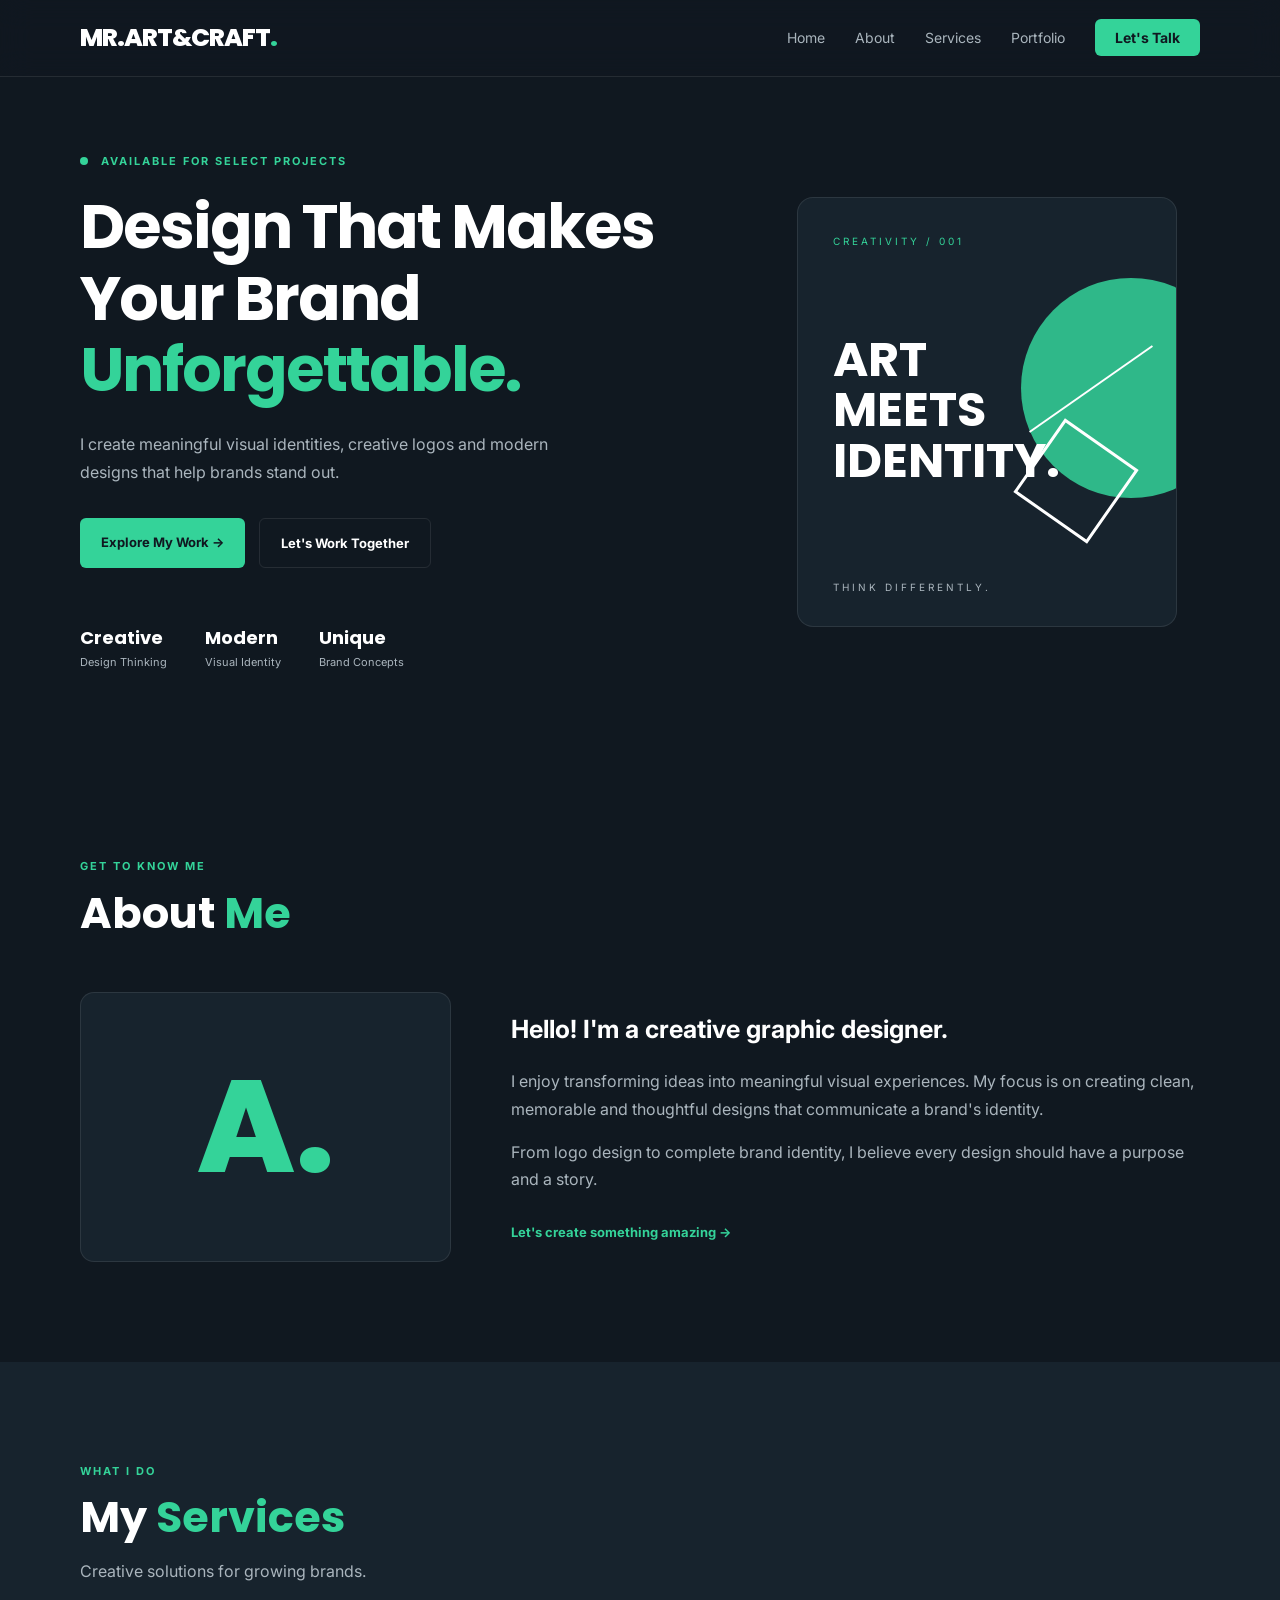
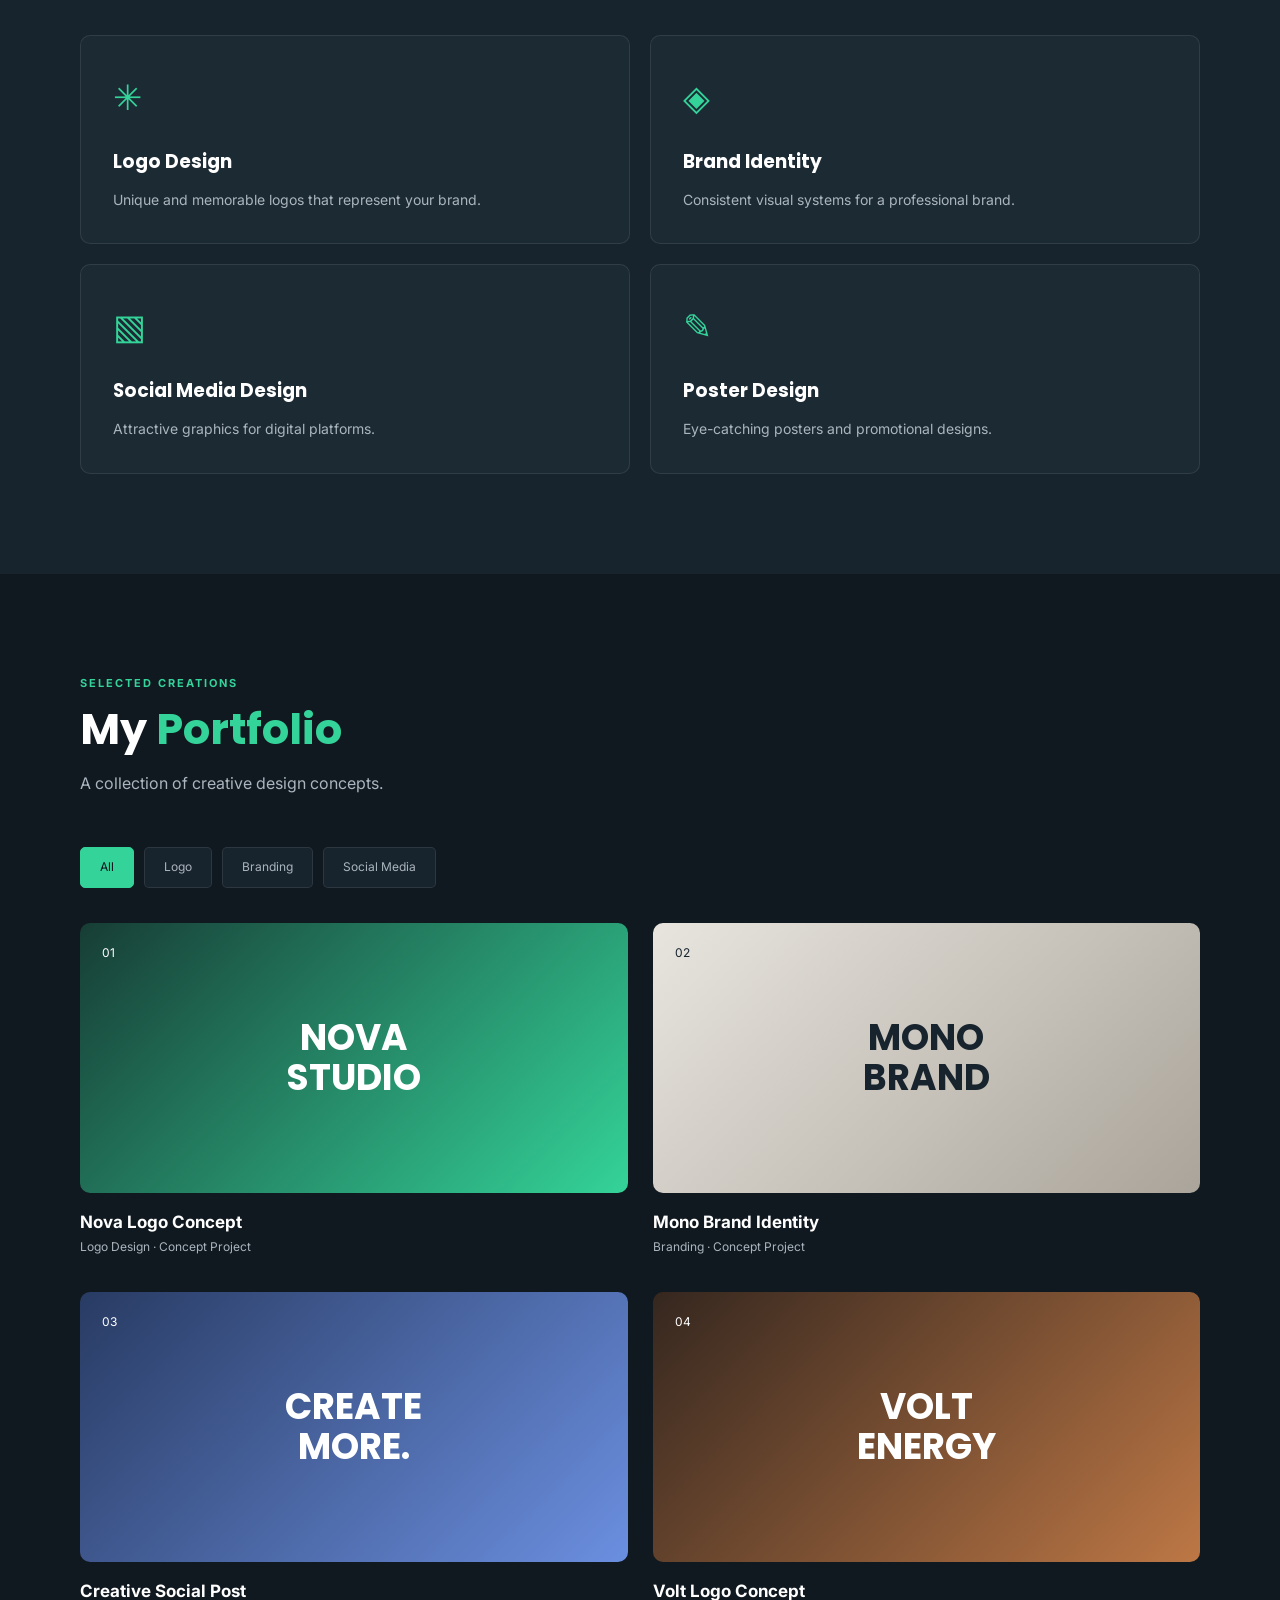
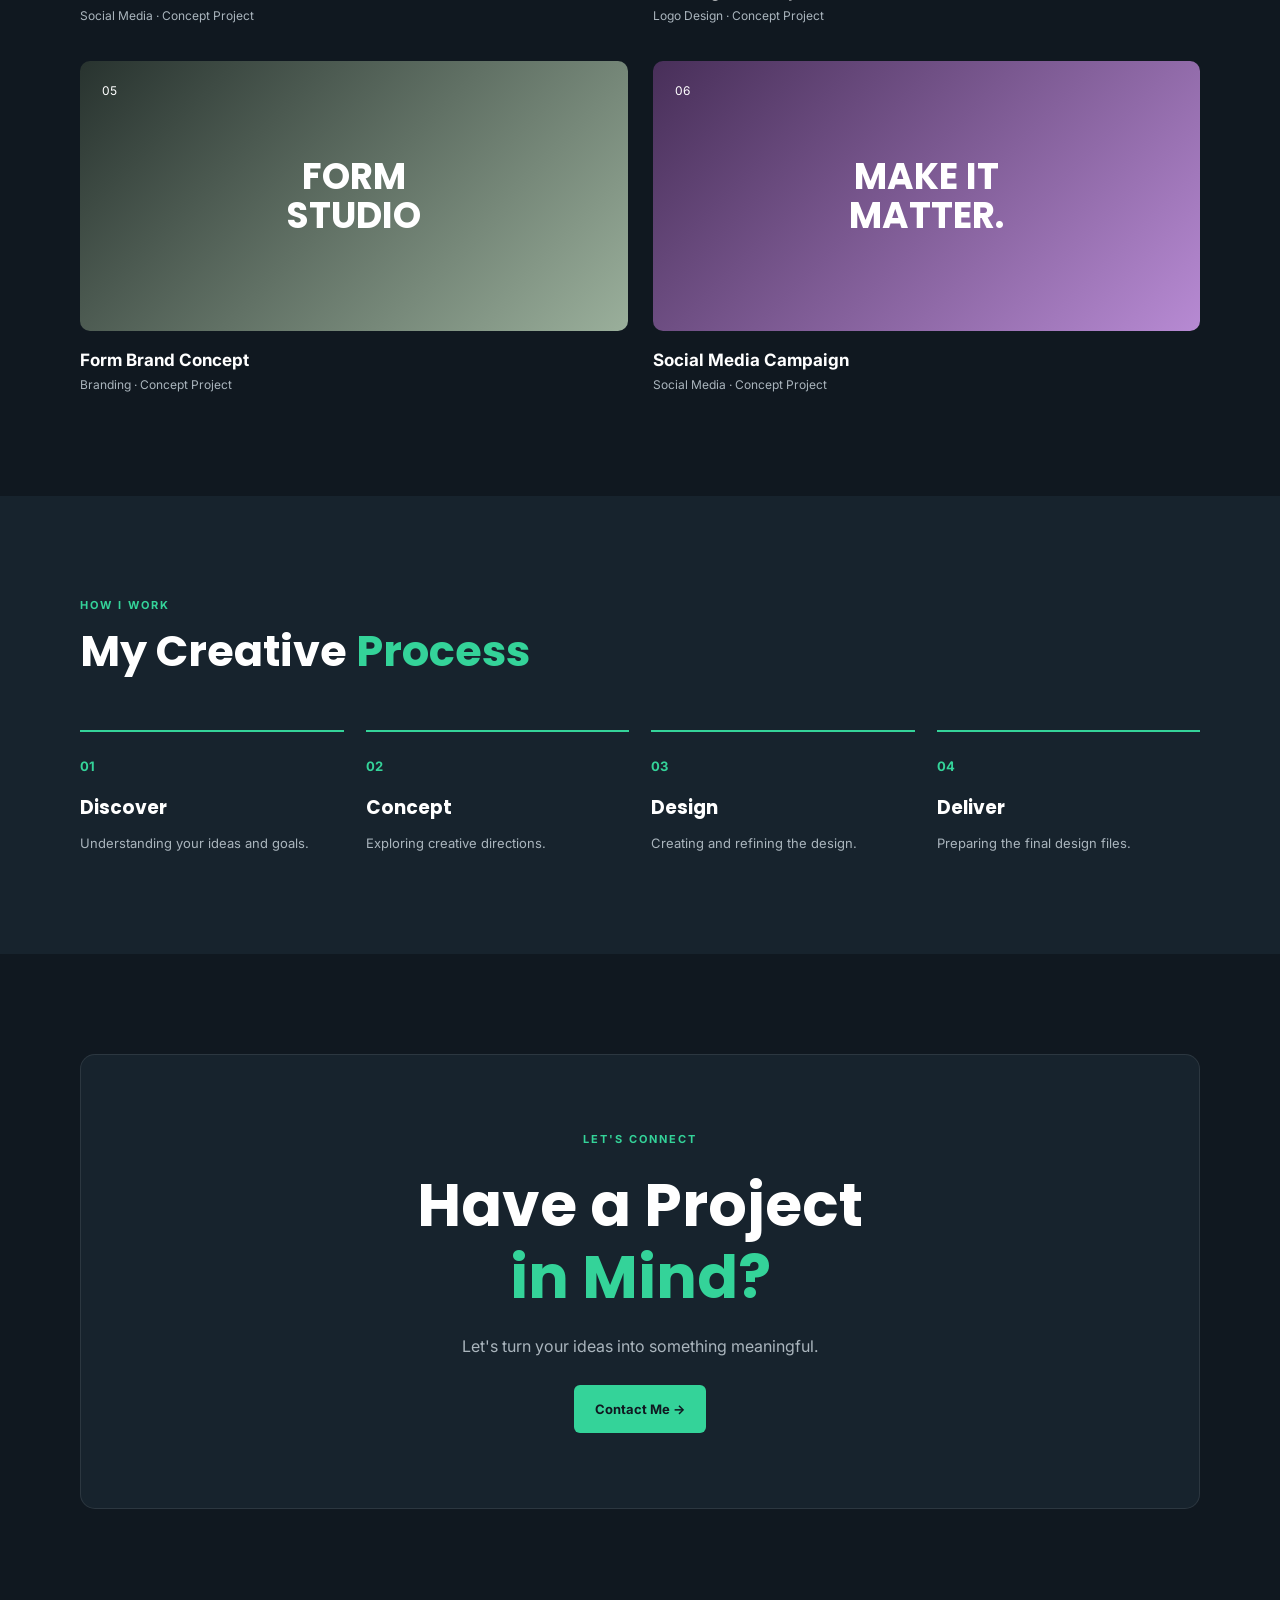
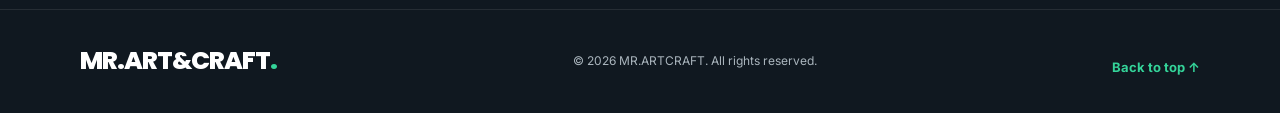
<file: index.html>
<!DOCTYPE html>
<html lang="en">
<head>
  <meta name="google-site-verification" content="sQo1cc33WCFmJbGHyKAfgY3czsTBf1s-UZ7xFOIwGLE" />
  <meta charset="UTF-8">
  <meta name="viewport" content="width=device-width, initial-scale=1.0">

  <meta name="description" content="MR.ART&CRAFT - Freelance Graphic Designer specializing in logo design and brand identity.">

  <title>MR.ART&CRAFT | Creative Designer</title>

  <link rel="preconnect" href="https://fonts.googleapis.com">
  <link rel="preconnect" href="https://fonts.gstatic.com" crossorigin>
  <link href="https://fonts.googleapis.com/css2?family=Inter:wght@400;500;600;700;800&family=Poppins:wght@400;500;600;700;800&display=swap" rel="stylesheet">

  <link rel="stylesheet" href="style.css">
</head>

<body>

  <!-- NAVIGATION -->
  <header class="header">
    <nav class="navbar container">

      <a href="#home" class="logo">
        MR.ART&CRAFT<span>.</span>
      </a>

      <button class="menu-toggle" id="menuToggle"
        aria-label="Toggle navigation"
        aria-expanded="false">
        ☰
      </button>

      <ul class="nav-links" id="navLinks">
        <li><a href="#home">Home</a></li>
        <li><a href="#about">About</a></li>
        <li><a href="#services">Services</a></li>
        <li><a href="#portfolio">Portfolio</a></li>
        <li><a href="#contact" class="nav-button">Let's Talk</a></li>
      </ul>

    </nav>
  </header>


  <main>

    <!-- HERO SECTION -->
    <section class="hero container" id="home">

      <div class="hero-content">

        <p class="eyebrow">
          <span class="status-dot"></span>
          AVAILABLE FOR SELECT PROJECTS
        </p>

        <h1>
          Design That Makes Your Brand
          <span>Unforgettable.</span>
        </h1>

        <p class="hero-description">
          I create meaningful visual identities,
          creative logos and modern designs that
          help brands stand out.
        </p>

        <div class="hero-buttons">
          <a href="#portfolio" class="btn btn-primary">
            Explore My Work →
          </a>

          <a href="#contact" class="btn btn-outline">
            Let's Work Together
          </a>
        </div>

        <div class="hero-stats">
          <div>
            <h3>Creative</h3>
            <p>Design Thinking</p>
          </div>

          <div>
            <h3>Modern</h3>
            <p>Visual Identity</p>
          </div>

          <div>
            <h3>Unique</h3>
            <p>Brand Concepts</p>
          </div>
        </div>

      </div>

      <div class="hero-visual">
        <div class="visual-card">
          <div class="visual-circle"></div>
          <div class="visual-line"></div>
          <div class="visual-square"></div>

          <p>CREATIVITY / 001</p>
          <h2>ART<br>MEETS<br>IDENTITY.</h2>

          <span class="visual-bottom">
            THINK DIFFERENTLY.
          </span>
        </div>
      </div>

    </section>


    <!-- ABOUT -->
    <section class="section container" id="about">

      <div class="section-heading">
        <p class="eyebrow">GET TO KNOW ME</p>
        <h2>About <span>Me</span></h2>
      </div>

      <div class="about-content">

        <div class="about-mark">
          <span>A.</span>
        </div>

        <div class="about-text">
          <h3>
            Hello! I'm a creative graphic designer.
          </h3>

          <p>
            I enjoy transforming ideas into
            meaningful visual experiences.
            My focus is on creating clean,
            memorable and thoughtful designs
            that communicate a brand's identity.
          </p>

          <p>
            From logo design to complete brand
            identity, I believe every design
            should have a purpose and a story.
          </p>

          <a href="#contact" class="text-link">
            Let's create something amazing →
          </a>
        </div>

      </div>

    </section>


    <!-- SERVICES -->
    <section class="section section-dark" id="services">

      <div class="container">

        <div class="section-heading">
          <p class="eyebrow">WHAT I DO</p>
          <h2>My <span>Services</span></h2>
          <p class="section-subtitle">
            Creative solutions for growing brands.
          </p>
        </div>

        <div class="service-grid">

          <article class="service-card">
            <span class="service-icon">✳</span>
            <h3>Logo Design</h3>
            <p>
              Unique and memorable logos
              that represent your brand.
            </p>
          </article>

          <article class="service-card">
            <span class="service-icon">◈</span>
            <h3>Brand Identity</h3>
            <p>
              Consistent visual systems
              for a professional brand.
            </p>
          </article>

          <article class="service-card">
            <span class="service-icon">▧</span>
            <h3>Social Media Design</h3>
            <p>
              Attractive graphics for
              digital platforms.
            </p>
          </article>

          <article class="service-card">
            <span class="service-icon">✎</span>
            <h3>Poster Design</h3>
            <p>
              Eye-catching posters and
              promotional designs.
            </p>
          </article>

        </div>

      </div>

    </section>


    <!-- PORTFOLIO -->
    <section class="section container" id="portfolio">

      <div class="section-heading">
        <p class="eyebrow">SELECTED CREATIONS</p>
        <h2>My <span>Portfolio</span></h2>
        <p class="section-subtitle">
          A collection of creative design concepts.
        </p>
      </div>

      <div class="filter-buttons">
        <button class="filter-btn active" data-filter="all">All</button>
        <button class="filter-btn" data-filter="logo">Logo</button>
        <button class="filter-btn" data-filter="brand">Branding</button>
        <button class="filter-btn" data-filter="social">Social Media</button>
      </div>

      <div class="portfolio-grid">

        <article class="project-card" data-category="logo">
          <div class="project-image project-one">
            <span>01</span>
            <h3>NOVA<br>STUDIO</h3>
          </div>
          <div class="project-info">
            <h3>Nova Logo Concept</h3>
            <p>Logo Design · Concept Project</p>
          </div>
        </article>

        <article class="project-card" data-category="brand">
          <div class="project-image project-two">
            <span>02</span>
            <h3>MONO<br>BRAND</h3>
          </div>
          <div class="project-info">
            <h3>Mono Brand Identity</h3>
            <p>Branding · Concept Project</p>
          </div>
        </article>

        <article class="project-card" data-category="social">
          <div class="project-image project-three">
            <span>03</span>
            <h3>CREATE<br>MORE.</h3>
          </div>
          <div class="project-info">
            <h3>Creative Social Post</h3>
            <p>Social Media · Concept Project</p>
          </div>
        </article>

        <article class="project-card" data-category="logo">
          <div class="project-image project-four">
            <span>04</span>
            <h3>VOLT<br>ENERGY</h3>
          </div>
          <div class="project-info">
            <h3>Volt Logo Concept</h3>
            <p>Logo Design · Concept Project</p>
          </div>
        </article>

        <article class="project-card" data-category="brand">
          <div class="project-image project-five">
            <span>05</span>
            <h3>FORM<br>STUDIO</h3>
          </div>
          <div class="project-info">
            <h3>Form Brand Concept</h3>
            <p>Branding · Concept Project</p>
          </div>
        </article>

        <article class="project-card" data-category="social">
          <div class="project-image project-six">
            <span>06</span>
            <h3>MAKE IT<br>MATTER.</h3>
          </div>
          <div class="project-info">
            <h3>Social Media Campaign</h3>
            <p>Social Media · Concept Project</p>
          </div>
        </article>

      </div>

    </section>


    <!-- PROCESS -->
    <section class="section section-dark">

      <div class="container">

        <div class="section-heading">
          <p class="eyebrow">HOW I WORK</p>
          <h2>My Creative <span>Process</span></h2>
        </div>

        <div class="process-grid">

          <div class="process-item">
            <span>01</span>
            <h3>Discover</h3>
            <p>Understanding your ideas and goals.</p>
          </div>

          <div class="process-item">
            <span>02</span>
            <h3>Concept</h3>
            <p>Exploring creative directions.</p>
          </div>

          <div class="process-item">
            <span>03</span>
            <h3>Design</h3>
            <p>Creating and refining the design.</p>
          </div>

          <div class="process-item">
            <span>04</span>
            <h3>Deliver</h3>
            <p>Preparing the final design files.</p>
          </div>

        </div>

      </div>

    </section>


    <!-- CONTACT -->
    <section class="section container" id="contact">

      <div class="contact-box">

        <p class="eyebrow">LET'S CONNECT</p>

        <h2>
          Have a Project<br>
          <span>in Mind?</span>
        </h2>

        <p>
          Let's turn your ideas into
          something meaningful.
        </p>

        <a href="mailto:mr.artandcraft@gmail.com"
           class="btn btn-primary">
          Contact Me →
        </a>

      </div>

    </section>

  </main>


  <!-- FOOTER -->
  <footer class="footer">
    <div class="container footer-content">

      <a href="#home" class="logo">
        MR.ART&CRAFT<span>.</span>
      </a>

      <p>
        © <span id="year"></span> MR.ARTCRAFT.
        All rights reserved.
      </p>

      <a href="#home" class="text-link">
        Back to top ↑
      </a>

    </div>
  </footer>


  <script src="script.js"></script>

</body>
</html>
</file>
<file: style.css>
/* =========================
   ARTCRAFT PORTFOLIO
   DARK PREMIUM DESIGN
========================= */

:root {
  --bg: #101820;
  --bg-light: #17232d;
  --card: #1c2a34;
  --green: #34d399;
  --white: #ffffff;
  --muted: #aab5bd;
  --border: rgba(255,255,255,0.09);
}

* {
  margin: 0;
  padding: 0;
  box-sizing: border-box;
}

html {
  scroll-behavior: smooth;
  scroll-padding-top: 85px;
}

body {
  background: var(--bg);
  color: var(--white);
  font-family: 'Inter', sans-serif;
  line-height: 1.7;
  overflow-x: hidden;
}

a {
  text-decoration: none;
  color: inherit;
}

button {
  font: inherit;
}

.container {
  width: min(1120px, 90%);
  margin: auto;
}

/* NAVIGATION */

.header {
  position: sticky;
  top: 0;
  z-index: 1000;
  background: rgba(16,24,32,0.94);
  backdrop-filter: blur(15px);
  border-bottom: 1px solid var(--border);
}

.navbar {
  min-height: 76px;
  display: flex;
  align-items: center;
  justify-content: space-between;
}

.logo {
  font-family: 'Poppins', sans-serif;
  font-size: 25px;
  font-weight: 800;
  letter-spacing: -1px;
}

.logo span,
.section-heading h2 span,
.hero h1 span,
.contact-box h2 span {
  color: var(--green);
}

.nav-links {
  display: flex;
  align-items: center;
  gap: 30px;
  list-style: none;
}

.nav-links a {
  color: var(--muted);
  font-size: 14px;
  transition: 0.3s;
}

.nav-links a:hover {
  color: var(--green);
}

.nav-links .nav-button {
  background: var(--green);
  color: #101820;
  padding: 10px 20px;
  border-radius: 6px;
  font-weight: 700;
}

.menu-toggle {
  display: none;
  background: none;
  border: none;
  color: white;
  font-size: 28px;
  cursor: pointer;
}

/* HERO */

.hero {
  min-height: 680px;
  display: grid;
  grid-template-columns: 1.2fr 0.8fr;
  align-items: center;
  gap: 55px;
  padding-top: 70px;
  padding-bottom: 80px;
}

.eyebrow {
  color: var(--green);
  font-size: 11px;
  font-weight: 700;
  letter-spacing: 2px;
  margin-bottom: 20px;
}

.status-dot {
  display: inline-block;
  height: 8px;
  width: 8px;
  border-radius: 50%;
  background: var(--green);
  margin-right: 8px;
}

.hero h1 {
  font-family: 'Poppins', sans-serif;
  font-size: clamp(36px, 5vw, 62px);
  line-height: 1.16;
  letter-spacing: -2px;
  margin-bottom: 25px;
}

.hero-description {
  color: var(--muted);
  max-width: 510px;
  font-size: 16px;
  margin-bottom: 32px;
}

.hero-buttons {
  display: flex;
  flex-wrap: wrap;
  gap: 14px;
}

.btn {
  display: inline-block;
  padding: 13px 21px;
  border-radius: 6px;
  font-size: 13px;
  font-weight: 700;
  transition: 0.3s;
}

.btn-primary {
  background: var(--green);
  color: var(--bg);
}

.btn-primary:hover {
  background: #6ee7b7;
  transform: translateY(-3px);
}

.btn-outline {
  border: 1px solid var(--border);
}

.btn-outline:hover {
  border-color: var(--green);
  color: var(--green);
}

.hero-stats {
  display: flex;
  flex-wrap: wrap;
  gap: 38px;
  margin-top: 55px;
}

.hero-stats h3 {
  font-family: 'Poppins', sans-serif;
  font-size: 18px;
}

.hero-stats p {
  color: var(--muted);
  font-size: 11px;
}

/* HERO VISUAL */

.hero-visual {
  display: flex;
  justify-content: center;
}

.visual-card {
  position: relative;
  width: 100%;
  max-width: 380px;
  height: 430px;
  background: var(--bg-light);
  border: 1px solid var(--border);
  border-radius: 16px;
  overflow: hidden;
  padding: 35px;
}

.visual-card > p {
  font-size: 10px;
  color: var(--green);
  letter-spacing: 3px;
}

.visual-card h2 {
  position: relative;
  z-index: 2;
  font-family: 'Poppins', sans-serif;
  font-size: 48px;
  line-height: 1.05;
  margin-top: 85px;
}

.visual-circle {
  position: absolute;
  width: 220px;
  height: 220px;
  background: var(--green);
  border-radius: 50%;
  top: 80px;
  right: -65px;
  opacity: 0.85;
}

.visual-square {
  position: absolute;
  width: 90px;
  height: 90px;
  border: 3px solid white;
  transform: rotate(35deg);
  right: 55px;
  bottom: 100px;
}

.visual-line {
  position: absolute;
  width: 150px;
  height: 2px;
  background: white;
  transform: rotate(-35deg);
  right: 10px;
  top: 190px;
}

.visual-bottom {
  position: absolute;
  bottom: 30px;
  left: 35px;
  font-size: 10px;
  letter-spacing: 3px;
  color: var(--muted);
}

/* GENERAL SECTIONS */

.section {
  padding-top: 100px;
  padding-bottom: 100px;
}

.section-dark {
  background: var(--bg-light);
}

.section-heading {
  margin-bottom: 50px;
}

.section-heading .eyebrow {
  margin-bottom: 10px;
}

.section-heading h2 {
  font-family: 'Poppins', sans-serif;
  font-size: clamp(30px, 4vw, 43px);
  line-height: 1.3;
}

.section-subtitle {
  color: var(--muted);
  margin-top: 12px;
}

/* ABOUT */

.about-content {
  display: grid;
  grid-template-columns: 0.7fr 1.3fr;
  align-items: center;
  gap: 60px;
}

.about-mark {
  min-height: 270px;
  display: grid;
  place-items: center;
  background: var(--bg-light);
  border: 1px solid var(--border);
  border-radius: 14px;
}

.about-mark span {
  font-family: 'Poppins', sans-serif;
  font-size: 130px;
  font-weight: 800;
  color: var(--green);
}

.about-text h3 {
  font-size: 25px;
  margin-bottom: 18px;
}

.about-text p {
  color: var(--muted);
  margin-bottom: 16px;
}

.text-link {
  display: inline-block;
  color: var(--green);
  font-size: 13px;
  font-weight: 700;
  margin-top: 12px;
}

/* SERVICES */

.service-grid {
  display: grid;
  grid-template-columns: repeat(2, 1fr);
  gap: 20px;
}

.service-card {
  background: var(--card);
  padding: 32px;
  border: 1px solid var(--border);
  border-radius: 10px;
  transition: 0.3s;
}

.service-card:hover {
  transform: translateY(-7px);
  border-color: var(--green);
}

.service-icon {
  color: var(--green);
  font-size: 35px;
}

.service-card h3 {
  margin: 18px 0 10px;
  font-family: 'Poppins', sans-serif;
}

.service-card p {
  color: var(--muted);
  font-size: 14px;
}

/* PORTFOLIO */

.filter-buttons {
  display: flex;
  flex-wrap: wrap;
  gap: 10px;
  margin-bottom: 35px;
}

.filter-btn {
  background: var(--bg-light);
  color: var(--muted);
  border: 1px solid var(--border);
  padding: 9px 19px;
  border-radius: 5px;
  cursor: pointer;
  font-size: 12px;
}

.filter-btn.active,
.filter-btn:hover {
  background: var(--green);
  color: var(--bg);
  border-color: var(--green);
}

.portfolio-grid {
  display: grid;
  grid-template-columns: repeat(2, 1fr);
  gap: 35px 25px;
}

.project-card {
  transition: 0.3s;
}

.project-card.hide {
  display: none;
}

.project-image {
  height: 270px;
  border-radius: 10px;
  display: flex;
  align-items: center;
  justify-content: center;
  position: relative;
  overflow: hidden;
  transition: 0.3s;
}

.project-image:hover {
  transform: scale(1.02);
}

.project-image span {
  position: absolute;
  top: 20px;
  left: 22px;
  font-size: 12px;
}

.project-image h3 {
  font-family: 'Poppins', sans-serif;
  font-size: 36px;
  line-height: 1.1;
  text-align: center;
}

.project-one {
  background: linear-gradient(135deg, #173d35, #34d399);
  color: white;
}

.project-two {
  background: linear-gradient(135deg, #e8e5df, #aaa49a);
  color: #17232d;
}

.project-three {
  background: linear-gradient(135deg, #283b63, #6b8fe0);
  color: white;
}

.project-four {
  background: linear-gradient(135deg, #35271f, #bd7745);
  color: white;
}

.project-five {
  background: linear-gradient(135deg, #28332f, #9aaf9b);
  color: white;
}

.project-six {
  background: linear-gradient(135deg, #482f59, #b78ad3);
  color: white;
}

.project-info {
  padding-top: 15px;
}

.project-info h3 {
  font-size: 17px;
}

.project-info p {
  color: var(--muted);
  font-size: 12px;
}

/* PROCESS */

.process-grid {
  display: grid;
  grid-template-columns: repeat(4, 1fr);
  gap: 22px;
}

.process-item {
  border-top: 2px solid var(--green);
  padding-top: 20px;
}

.process-item span {
  color: var(--green);
  font-size: 13px;
  font-weight: 700;
}

.process-item h3 {
  font-family: 'Poppins', sans-serif;
  margin: 13px 0 8px;
}

.process-item p {
  color: var(--muted);
  font-size: 13px;
}

/* CONTACT */

.contact-box {
  text-align: center;
  padding: 75px 25px;
  background: var(--bg-light);
  border: 1px solid var(--border);
  border-radius: 15px;
}

.contact-box h2 {
  font-family: 'Poppins', sans-serif;
  font-size: clamp(35px, 6vw, 60px);
  line-height: 1.2;
  margin-bottom: 20px;
}

.contact-box > p:not(.eyebrow) {
  color: var(--muted);
  margin-bottom: 25px;
}

/* FOOTER */

.footer {
  border-top: 1px solid var(--border);
  padding: 30px 0;
}

.footer-content {
  display: flex;
  align-items: center;
  justify-content: space-between;
  flex-wrap: wrap;
  gap: 18px;
}

.footer-content p {
  font-size: 12px;
  color: var(--muted);
}

/* TABLET */

@media (max-width: 850px) {

  .hero {
    grid-template-columns: 1fr;
    gap: 50px;
  }

  .hero-content {
    text-align: center;
  }

  .hero-description {
    margin-left: auto;
    margin-right: auto;
  }

  .hero-buttons,
  .hero-stats {
    justify-content: center;
  }

  .about-content {
    gap: 30px;
  }

  .process-grid {
    grid-template-columns: repeat(2, 1fr);
  }

}

/* MOBILE */

@media (max-width: 600px) {

  .navbar {
    min-height: 68px;
  }

  .logo {
    font-size: 22px;
  }

  .menu-toggle {
    display: block;
  }

  .nav-links {
    display: none;
    position: absolute;
    top: 68px;
    left: 0;
    width: 100%;
    background: var(--bg-light);
    padding: 25px 5%;
    flex-direction: column;
    align-items: stretch;
    gap: 20px;
    border-bottom: 1px solid var(--border);
  }

  .nav-links.show {
    display: flex;
  }

  .nav-links a {
    display: block;
  }

  .hero {
    padding-top: 65px;
    padding-bottom: 65px;
    min-height: auto;
  }

  .hero h1 {
    font-size: 38px;
    letter-spacing: -1.5px;
  }

  .hero-description {
    font-size: 14px;
  }

  .hero-stats {
    gap: 22px;
  }

  .hero-stats h3 {
    font-size: 15px;
  }

  .visual-card {
    max-width: 330px;
    height: 370px;
  }

  .visual-card h2 {
    font-size: 40px;
    margin-top: 65px;
  }

  .section {
    padding-top: 70px;
    padding-bottom: 70px;
  }

  .about-content {
    grid-template-columns: 1fr;
    gap: 30px;
  }

  .about-mark {
    min-height: 200px;
  }

  .about-mark span {
    font-size: 100px;
  }

  .service-grid,
  .portfolio-grid {
    grid-template-columns: 1fr;
  }

  .project-image {
    height: 245px;
  }

  .process-grid {
    grid-template-columns: 1fr 1fr;
  }

  .contact-box {
    padding: 55px 15px;
  }

  .footer-content {
    flex-direction: column;
    text-align: center;
  }

}

@media (prefers-reduced-motion: reduce) {
  html {
    scroll-behavior: auto;
  }

  *,
  *::before,
  *::after {
    animation-duration: 0.01ms !important;
    transition-duration: 0.01ms !important;
  }
}
</file>
